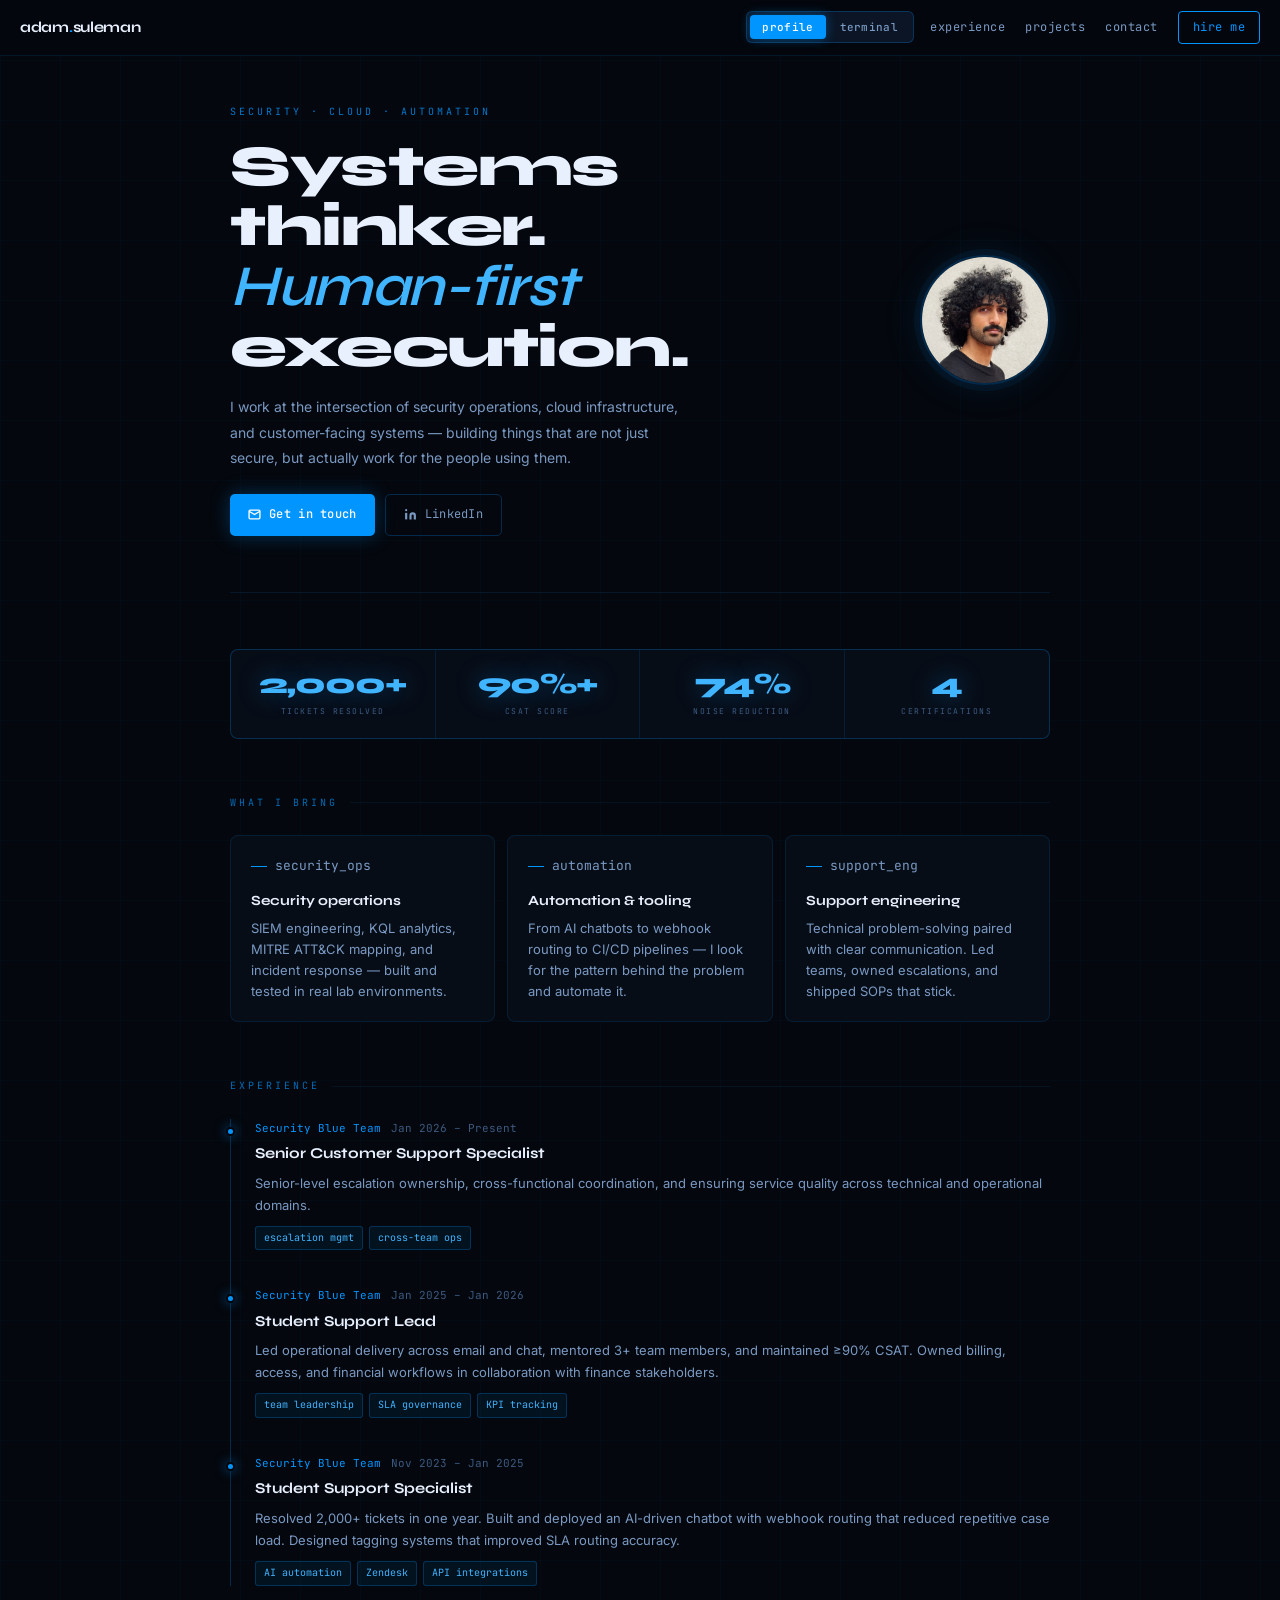
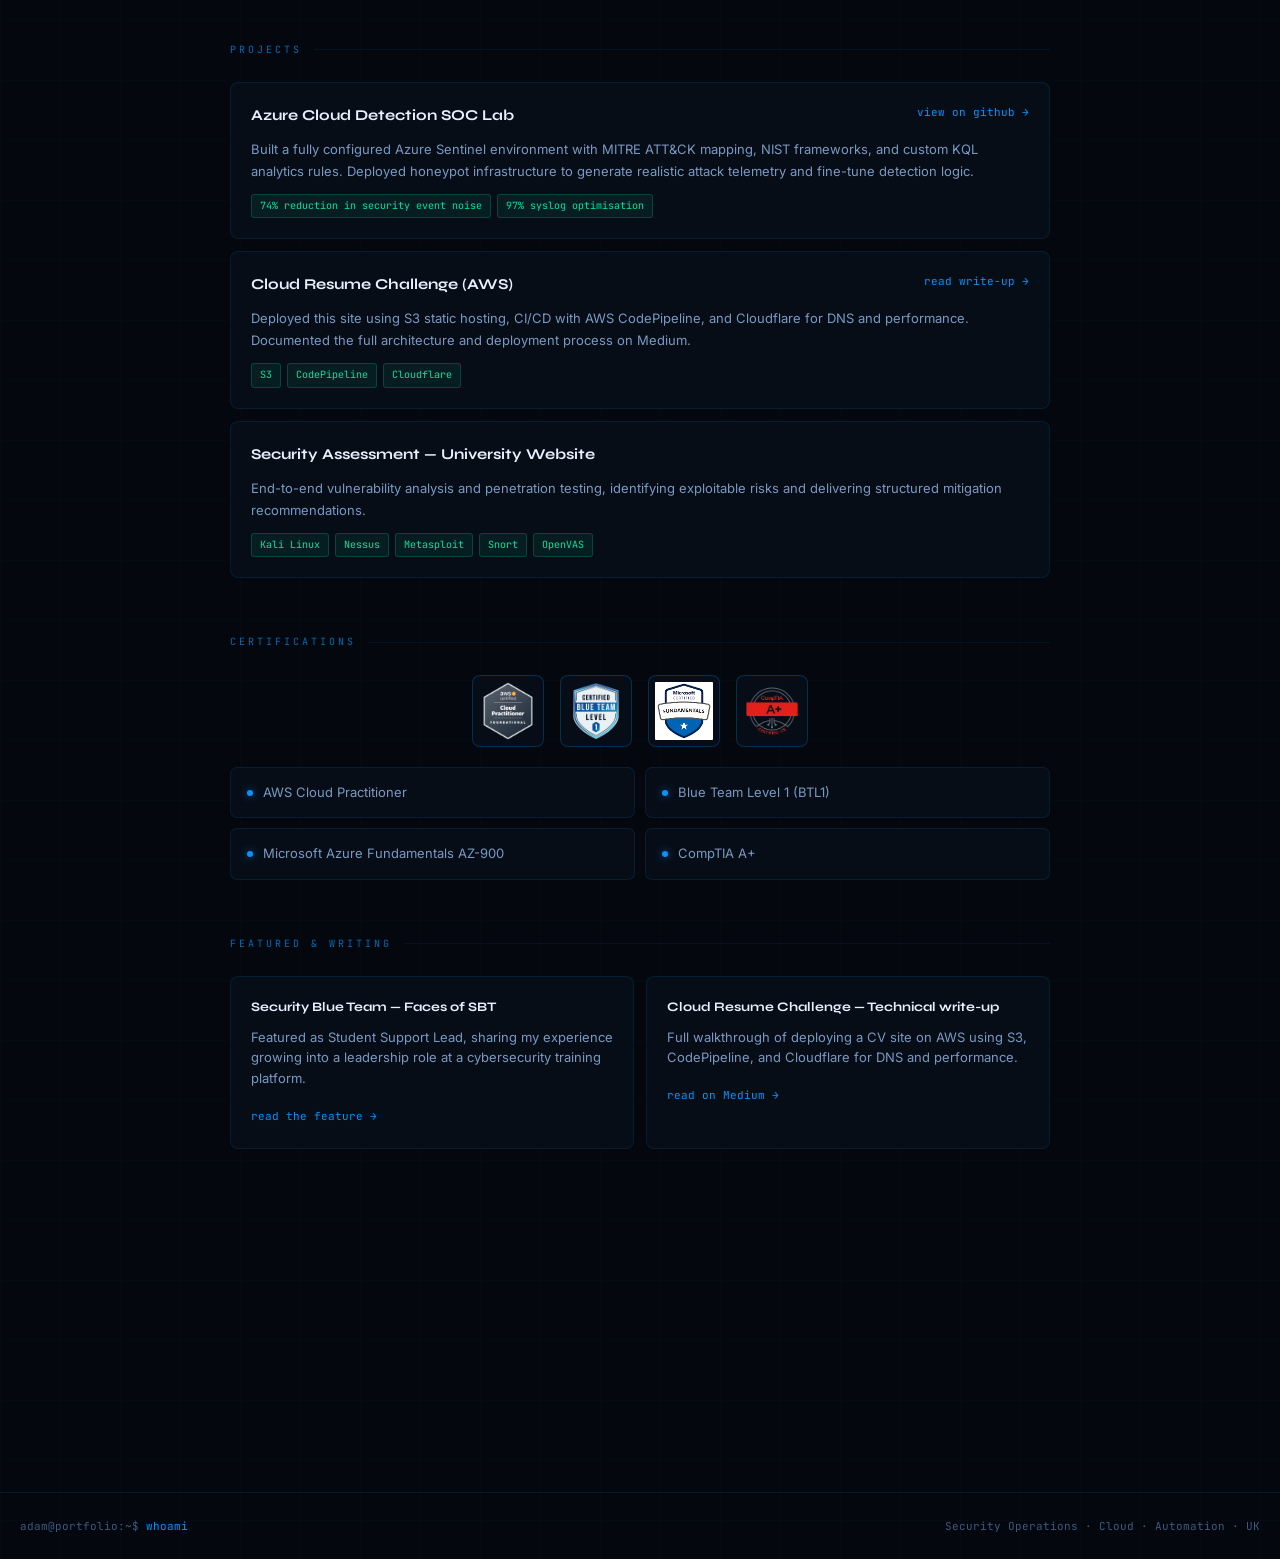
<file: index.html>
<!DOCTYPE html>
<html lang="en">
<head>
  <meta charset="UTF-8">
  <meta name="viewport" content="width=device-width, initial-scale=1.0">
  <meta name="description" content="Adam Suleman — Security Operations & Cloud Automation. BTL1 · Azure · AWS. Based in the UK.">
  <meta name="author" content="Adam Suleman">
  <meta property="og:title" content="Adam Suleman — Security Operations & Cloud Automation">
  <meta property="og:description" content="BTL1 certified. Azure Sentinel SOC lab. 2,000+ tickets. 90%+ CSAT.">
  <meta property="og:url" content="https://adam-suleman.blog/">
  <title>Adam Suleman</title>
  <link href="https://fonts.googleapis.com/css2?family=Syne:wght@400;600;700;800&family=JetBrains+Mono:wght@400;500&family=Inter:wght@300;400;500&display=swap" rel="stylesheet">
  <style>
    *, *::before, *::after { box-sizing: border-box; margin: 0; padding: 0; }

    :root {
      --bg:          #04070d;
      --bg2:         #070d17;
      --bg3:         #0b1525;
      --border:      rgba(0,149,255,0.12);
      --border2:     rgba(0,149,255,0.25);
      --border3:     rgba(0,149,255,0.5);
      --text:        #e8f0fe;
      --text2:       #7a99c2;
      --text3:       #3d5a80;
      --blue:        #0095ff;
      --blue-bright: #40b4ff;
      --blue-dim:    rgba(0,149,255,0.08);
      --blue-glow:   rgba(0,149,255,0.18);
      --green:       #00e5a0;
      --green-dim:   rgba(0,229,160,0.08);
      --t-green:     #7ee787;
      --t-blue:      #79c0ff;
      --t-orange:    #f0883e;
      --t-dim:       #6e7881;
      --t-border:    #1e2d3d;
      --t-bg:        #040810;
      --t-bg2:       #080f1a;
      --nav-h:       56px;
    }

    html { scroll-behavior: smooth; }
    section[id], div[id] { scroll-margin-top: calc(var(--nav-h) + 16px); }

    body {
      background: var(--bg);
      color: var(--text);
      font-family: 'Inter', sans-serif;
      font-size: 15px;
      line-height: 1.65;
      background-image:
        linear-gradient(rgba(0,149,255,0.025) 1px, transparent 1px),
        linear-gradient(90deg, rgba(0,149,255,0.025) 1px, transparent 1px);
      background-size: 60px 60px;
      -webkit-text-size-adjust: 100%;
    }

    /* ── NAV ── */
    nav {
      position: sticky; top: 0; z-index: 300;
      background: rgba(4,7,13,0.96);
      backdrop-filter: blur(14px);
      -webkit-backdrop-filter: blur(14px);
      border-bottom: 1px solid var(--border);
      padding: 0 20px; height: var(--nav-h);
      display: flex; align-items: center; justify-content: space-between;
    }
    .nav-logo {
      font-family: 'Syne', sans-serif; font-size: 15px; font-weight: 700;
      color: var(--text); letter-spacing: -0.3px; flex-shrink: 0;
    }
    .nav-logo span { color: var(--blue); }
    .nav-right { display: flex; align-items: center; gap: 16px; }

    .view-toggle {
      display: flex; align-items: center;
      background: var(--bg3);
      border: 1px solid var(--border2);
      border-radius: 6px; padding: 3px; gap: 2px;
    }
    .vt-btn {
      font-family: 'JetBrains Mono', monospace;
      font-size: 11px; font-weight: 500;
      padding: 5px 12px; border-radius: 4px;
      border: none; cursor: pointer;
      color: var(--text2); background: transparent;
      transition: background .2s, color .2s;
      letter-spacing: 0.3px; white-space: nowrap;
    }
    .vt-btn.active { background: var(--blue); color: #fff; box-shadow: 0 0 12px rgba(0,149,255,0.4); }
    .vt-btn:not(.active):hover { color: var(--text); background: var(--bg2); }

    .nav-links { display: flex; align-items: center; gap: 20px; }
    .nav-links a {
      font-family: 'JetBrains Mono', monospace; font-size: 12px;
      color: var(--text2); text-decoration: none; letter-spacing: 0.5px;
      transition: color .2s;
    }
    .nav-links a:hover { color: var(--blue-bright); }
    .nav-cta {
      padding: 6px 14px; border-radius: 4px;
      border: 1px solid var(--blue); color: var(--blue) !important;
      font-family: 'JetBrains Mono', monospace; font-size: 12px;
      transition: background .2s, box-shadow .2s; white-space: nowrap;
    }
    .nav-cta:hover { background: var(--blue-dim); box-shadow: 0 0 16px var(--blue-glow); }

    /* ── VIEW PANELS ── */
    .view { display: none; }
    .view.active { display: block; }

    /* ── PROFILE VIEW ── */
    .profile-wrap { max-width: 860px; margin: 0 auto; padding: 48px 20px 80px; }

    .profile-hero {
      display: grid;
      grid-template-columns: 1fr auto;
      gap: 32px;
      align-items: center;
      margin-bottom: 56px;
      padding-bottom: 56px;
      border-bottom: 1px solid var(--border);
    }
    .hero-eyebrow {
      font-family: 'JetBrains Mono', monospace; font-size: 10px;
      letter-spacing: 3px; text-transform: uppercase;
      color: var(--blue); margin-bottom: 16px; opacity: 0.8;
    }
    .hero-name {
      font-family: 'Syne', sans-serif;
      font-size: clamp(1.9rem, 6vw, 3.6rem);
      font-weight: 800; line-height: 1.05; letter-spacing: -1.5px;
      color: var(--text); margin-bottom: 16px;
    }
    .hero-name em { font-style: italic; color: var(--blue-bright); font-weight: 600; }
    .hero-sub {
      font-size: 14px; color: var(--text2); line-height: 1.8;
      max-width: 460px; margin-bottom: 24px;
    }
    .hero-cta { display: flex; gap: 10px; flex-wrap: wrap; }
    .btn-primary {
      display: inline-flex; align-items: center; gap: 8px;
      background: var(--blue); color: #fff;
      padding: 10px 18px; border-radius: 5px;
      font-family: 'JetBrains Mono', monospace; font-size: 12px; font-weight: 500;
      text-decoration: none; letter-spacing: 0.3px;
      transition: opacity .2s, box-shadow .2s;
      box-shadow: 0 0 20px rgba(0,149,255,0.3);
    }
    .btn-primary:hover { opacity: .85; box-shadow: 0 0 30px rgba(0,149,255,0.5); }
    .btn-secondary {
      display: inline-flex; align-items: center; gap: 8px;
      background: transparent; color: var(--text2);
      border: 1px solid var(--border2);
      padding: 10px 18px; border-radius: 5px;
      font-family: 'JetBrains Mono', monospace; font-size: 12px;
      text-decoration: none; letter-spacing: 0.3px;
      transition: border-color .2s, color .2s;
    }
    .btn-secondary:hover { border-color: var(--border3); color: var(--text); }

    .profile-photo-wrap { flex-shrink: 0; }
    .profile-photo {
      width: 130px; height: 130px;
      border-radius: 50%;
      object-fit: cover; object-position: center top;
      border: 2px solid var(--border2);
      box-shadow: 0 0 0 6px rgba(0,149,255,0.06), 0 0 40px rgba(0,149,255,0.12);
      display: block; transition: box-shadow .3s;
    }
    .profile-photo:hover { box-shadow: 0 0 0 6px rgba(0,149,255,0.1), 0 0 60px rgba(0,149,255,0.2); }

    .section { margin-bottom: 56px; }
    .sec-lbl {
      font-family: 'JetBrains Mono', monospace; font-size: 10px;
      letter-spacing: 3px; text-transform: uppercase; color: var(--blue);
      margin-bottom: 24px; display: flex; align-items: center; gap: 12px; opacity: 0.7;
    }
    .sec-lbl::after { content: ''; flex: 1; height: 1px; background: var(--border); }

    /* STATS */
    .stats {
      display: grid; grid-template-columns: repeat(4,1fr);
      border: 1px solid var(--border2); border-radius: 8px;
      overflow: hidden; margin-bottom: 56px;
      background: var(--bg2);
    }
    .stat {
      padding: 20px 12px; text-align: center;
      border-right: 1px solid var(--border);
      position: relative; overflow: hidden;
    }
    .stat:last-child { border-right: none; }
    .stat::before {
      content: ''; position: absolute; top: 0; left: 0; right: 0; height: 2px;
      background: linear-gradient(90deg, transparent, var(--blue), transparent);
      opacity: 0; transition: opacity .3s;
    }
    .stat:hover::before { opacity: 1; }
    .stat-num {
      font-family: 'Syne', sans-serif; font-size: clamp(1.2rem, 3vw, 1.8rem);
      font-weight: 800; color: var(--blue-bright); display: block;
      line-height: 1; letter-spacing: -1px;
      text-shadow: 0 0 24px rgba(0,149,255,0.35);
    }
    .stat-lbl {
      font-family: 'JetBrains Mono', monospace; font-size: 8px;
      letter-spacing: 1.5px; text-transform: uppercase;
      color: var(--text3); margin-top: 6px; display: block;
    }

    /* PILLARS */
    .pillars { display: grid; grid-template-columns: repeat(3,1fr); gap: 12px; }
    .pillar {
      background: var(--bg2); border: 1px solid var(--border);
      border-radius: 8px; padding: 20px;
      transition: border-color .25s, box-shadow .25s;
      position: relative; overflow: hidden;
    }
    .pillar::after {
      content: ''; position: absolute; bottom: 0; left: 0; right: 0; height: 1px;
      background: linear-gradient(90deg, transparent, var(--blue), transparent);
      opacity: 0; transition: opacity .3s;
    }
    .pillar:hover { border-color: var(--border3); box-shadow: 0 8px 40px rgba(0,149,255,0.07); }
    .pillar:hover::after { opacity: 1; }
    .pillar-icon {
      font-family: 'JetBrains Mono', monospace; font-size: 10px;
      color: var(--blue); margin-bottom: 12px;
      display: flex; align-items: center; gap: 8px;
    }
    .pillar-icon::before { content: ''; width: 16px; height: 1px; background: var(--blue); }
    .pillar h3 { font-family: 'Syne', sans-serif; font-size: 14px; font-weight: 700; color: var(--text); margin-bottom: 6px; }
    .pillar p  { font-size: 13px; color: var(--text2); line-height: 1.6; }

    /* TIMELINE */
    .timeline { border-left: 1px solid var(--border2); padding-left: 24px; }
    .tl-item  { margin-bottom: 36px; position: relative; }
    .tl-item::before {
      content: ''; position: absolute; left: -29px; top: 8px;
      width: 9px; height: 9px; border-radius: 50%;
      background: var(--blue); border: 2px solid var(--bg);
      box-shadow: 0 0 12px rgba(0,149,255,0.6);
    }
    .tl-meta  { display: flex; align-items: baseline; gap: 10px; margin-bottom: 4px; flex-wrap: wrap; }
    .tl-co    { font-family: 'JetBrains Mono', monospace; font-size: 11px; color: var(--blue); }
    .tl-period{ font-family: 'JetBrains Mono', monospace; font-size: 11px; color: var(--text3); }
    .tl-role  { font-family: 'Syne', sans-serif; font-size: 15px; font-weight: 700; color: var(--text); margin-bottom: 6px; }
    .tl-desc  { font-size: 13px; color: var(--text2); line-height: 1.7; }
    .tl-tags  { display: flex; flex-wrap: wrap; gap: 6px; margin-top: 10px; }
    .tl-tag   {
      font-family: 'JetBrains Mono', monospace; font-size: 10px;
      padding: 3px 8px; background: var(--blue-dim);
      border: 1px solid var(--border2); border-radius: 3px; color: var(--blue-bright);
    }

    /* PROJECTS */
    .projects { display: grid; gap: 12px; }
    .proj {
      background: var(--bg2); border: 1px solid var(--border);
      border-radius: 8px; padding: 20px;
      transition: border-color .25s, box-shadow .25s, transform .15s;
      position: relative;
    }
    .proj:hover { border-color: var(--border3); box-shadow: 0 8px 40px rgba(0,149,255,0.07); transform: translateY(-2px); }
    .proj::before {
      content: ''; position: absolute; top: -1px; left: -1px;
      width: 36px; height: 36px;
      border-top: 2px solid var(--blue); border-left: 2px solid var(--blue);
      border-radius: 8px 0 0 0; opacity: 0; transition: opacity .25s;
    }
    .proj:hover::before { opacity: 1; }
    .proj-hdr  { display: flex; justify-content: space-between; align-items: flex-start; gap: 12px; margin-bottom: 10px; flex-wrap: wrap; }
    .proj-title{ font-family: 'Syne', sans-serif; font-size: 15px; font-weight: 700; color: var(--text); }
    .proj-link { font-family: 'JetBrains Mono', monospace; font-size: 11px; color: var(--blue); text-decoration: none; white-space: nowrap; }
    .proj-link:hover { color: var(--blue-bright); text-decoration: underline; }
    .proj-desc { font-size: 13px; color: var(--text2); line-height: 1.7; margin-bottom: 12px; }
    .badges    { display: flex; gap: 6px; flex-wrap: wrap; }
    .badge     {
      font-family: 'JetBrains Mono', monospace; font-size: 10px;
      padding: 3px 8px; border-radius: 3px;
      background: var(--green-dim); color: var(--green);
      border: 1px solid rgba(0,229,160,0.2);
    }

    /* CERTS */
    .certs { display: grid; grid-template-columns: repeat(2,1fr); gap: 10px; }
    .cert  {
      background: var(--bg2); border: 1px solid var(--border);
      border-radius: 7px; padding: 14px 16px;
      display: flex; align-items: center; gap: 10px;
      font-size: 13px; color: var(--text2);
      transition: border-color .2s, color .2s;
    }
    .cert:hover { border-color: var(--border3); color: var(--text); }
    .cert-dot  { width: 6px; height: 6px; border-radius: 50%; background: var(--blue); flex-shrink: 0; box-shadow: 0 0 8px rgba(0,149,255,0.6); }

    /* FEATURED */
    .featured   { display: grid; grid-template-columns: 1fr 1fr; gap: 12px; }
    .feat-card  {
      background: var(--bg2); border: 1px solid var(--border);
      border-radius: 8px; padding: 20px;
      transition: border-color .25s, box-shadow .25s;
    }
    .feat-card:hover { border-color: var(--border3); box-shadow: 0 8px 40px rgba(0,149,255,0.07); }
    .feat-card h3 { font-family: 'Syne', sans-serif; font-size: 13px; font-weight: 700; color: var(--text); margin-bottom: 8px; }
    .feat-card p  { font-size: 13px; color: var(--text2); line-height: 1.6; margin-bottom: 14px; }
    .feat-card a  { font-family: 'JetBrains Mono', monospace; font-size: 11px; color: var(--blue); text-decoration: none; }
    .feat-card a:hover { color: var(--blue-bright); text-decoration: underline; }

    /* CONTACT */
    .contact-intro { font-size: 14px; color: var(--text2); max-width: 500px; line-height: 1.75; }
    .contact-row   { display: flex; gap: 10px; flex-wrap: wrap; margin-top: 18px; }
    .contact-chip  {
      display: inline-flex; align-items: center; gap: 8px;
      background: var(--bg2); border: 1px solid var(--border2);
      border-radius: 6px; padding: 10px 16px;
      font-size: 13px; color: var(--text2); text-decoration: none;
      transition: border-color .2s, color .2s, box-shadow .2s;
    }
    .contact-chip:hover { border-color: var(--border3); color: var(--text); box-shadow: 0 0 20px rgba(0,149,255,0.1); }
    .contact-chip svg { width: 14px; height: 14px; flex-shrink: 0; color: var(--blue); }

    /* ── TERMINAL VIEW ── */
    .terminal-wrap { max-width: 860px; margin: 40px auto 0; padding: 0 20px 80px; }

    .window {
      border: 1px solid var(--border2); border-radius: 10px; overflow: hidden;
      background: var(--t-bg);
      box-shadow: 0 0 0 1px rgba(0,149,255,0.04), 0 32px 80px rgba(0,0,0,0.6), 0 0 60px rgba(0,149,255,0.05);
    }
    .titlebar {
      background: var(--t-bg2); padding: 10px 14px;
      display: flex; align-items: center; gap: 10px;
      border-bottom: 1px solid var(--t-border); user-select: none;
    }
    .dots { display: flex; gap: 6px; }
    .dot  { width: 11px; height: 11px; border-radius: 50%; }
    .dot.red    { background: #ff5f57; }
    .dot.yellow { background: #febc2e; }
    .dot.green  { background: #28c840; }
    .titlebar-text {
      flex: 1; text-align: center;
      font-family: 'JetBrains Mono', monospace; font-size: 11px; color: var(--t-dim);
    }
    .terminal {
      padding: 18px; min-height: 360px;
      display: flex; flex-direction: column; gap: 2px;
      background: var(--t-bg);
    }
    .line {
      display: flex; flex-wrap: wrap; gap: 4px; align-items: baseline;
      font-family: 'JetBrains Mono', monospace; font-size: 12px;
    }
    .prompt-host { color: var(--t-green); }
    .prompt-sym  { color: #e6edf3; }
    .cmd         { color: #e6edf3; word-break: break-all; }
    .out         { font-family: 'JetBrains Mono', monospace; font-size: 12px; color: #e6edf3; word-break: break-word; }
    .out.dim     { color: var(--t-dim); }
    .out.green   { color: var(--t-green); }
    .out.blue    { color: var(--t-blue); }
    .out.orange  { color: var(--t-orange); }
    .out.red     { color: #ff7b72; }
    .t-div { border: none; border-top: 1px solid var(--t-border); margin: 8px 0; }
    .sp    { height: 4px; }

    .chips { display: flex; flex-wrap: wrap; gap: 6px; padding: 8px 0 2px; }
    .chip  {
      font-family: 'JetBrains Mono', monospace; font-size: 11px;
      padding: 5px 10px; border: 1px solid var(--t-border); border-radius: 3px;
      color: var(--t-blue); background: rgba(121,192,255,0.05);
      cursor: pointer; transition: background .15s, border-color .15s;
      /* larger tap targets on mobile */
      min-height: 32px; display: flex; align-items: center;
    }
    .chip:hover { background: rgba(121,192,255,0.12); border-color: var(--t-blue); }

    .input-row {
      display: flex; align-items: center; gap: 8px;
      margin-top: 10px; padding-top: 10px; border-top: 1px solid var(--t-border);
    }
    .input-prompt {
      font-family: 'JetBrains Mono', monospace; font-size: 11px;
      color: var(--t-green); white-space: nowrap;
      /* hide long prompt on very small screens */
    }
    #user-input {
      flex: 1; background: transparent; border: none; outline: none;
      color: #e6edf3; font-family: 'JetBrains Mono', monospace;
      font-size: 13px; caret-color: var(--t-green);
      /* prevent iOS zoom on input focus */
      font-size: max(16px, 13px);
    }
    #user-input::placeholder { color: #3d4d5c; }
    #send-btn {
      background: transparent; border: 1px solid var(--t-border);
      border-radius: 3px; color: var(--t-green);
      font-family: 'JetBrains Mono', monospace; font-size: 12px;
      padding: 6px 12px; cursor: pointer; transition: background .15s;
      /* larger tap target */
      min-height: 36px; flex-shrink: 0;
    }
    #send-btn:hover { background: rgba(126,231,135,0.08); }
    #send-btn:disabled { opacity: .35; cursor: not-allowed; }

    .cursor {
      display: inline-block; width: 8px; height: 13px;
      background: var(--t-green); vertical-align: text-bottom;
      animation: blink 1s step-end infinite;
    }
    @keyframes blink { 0%,100%{opacity:1} 50%{opacity:0} }

    /* FOOTER */
    footer {
      border-top: 1px solid var(--border); padding: 24px 20px;
      display: flex; justify-content: space-between; align-items: center;
      flex-wrap: wrap; gap: 10px;
    }
    footer p { font-family: 'JetBrains Mono', monospace; font-size: 11px; color: var(--text3); }
    footer span { color: var(--blue); }

    /* fade-up */
    .fade-up { opacity: 0; transform: translateY(16px); transition: opacity .6s ease, transform .6s ease; }
    .fade-up.visible { opacity: 1; transform: translateY(0); }

    /* ══════════════════════════════════════
       MOBILE BREAKPOINTS
    ══════════════════════════════════════ */

    /* Tablet — hide nav text links, keep toggle + hire me */
    @media (max-width: 768px) {
      .nav-links a:not(.nav-cta) { display: none; }
    }

    /* Mobile — full overhaul */
    @media (max-width: 540px) {
      :root { --nav-h: 52px; }

      nav { padding: 0 14px; }
      .nav-logo { font-size: 14px; }
      .nav-right { gap: 10px; }
      .vt-btn { padding: 5px 10px; font-size: 10px; }
      .nav-cta { padding: 5px 10px; font-size: 11px; }

      /* Profile */
      .profile-wrap { padding: 32px 14px 60px; }

      .profile-hero {
        grid-template-columns: 1fr;
        gap: 0;
        margin-bottom: 36px;
        padding-bottom: 36px;
      }
      /* Photo goes on top centred */
      .profile-photo-wrap {
        order: -1;
        display: flex;
        justify-content: center;
        margin-bottom: 24px;
      }
      .profile-photo { width: 100px; height: 100px; }

      .hero-name { font-size: clamp(1.7rem, 8vw, 2.4rem); letter-spacing: -1px; }
      .hero-sub  { font-size: 13px; }
      .btn-primary, .btn-secondary { font-size: 12px; padding: 10px 16px; width: 100%; justify-content: center; }
      .hero-cta { flex-direction: column; }

      /* Stats — 2x2 grid */
      .stats { grid-template-columns: repeat(2,1fr); }
      .stat  { border-bottom: 1px solid var(--border); }
      .stat:nth-child(2) { border-right: none; }
      .stat:nth-child(3), .stat:nth-child(4) { border-bottom: none; }
      .stat-num { font-size: 1.4rem; }
      .stat-lbl { font-size: 8px; letter-spacing: 1px; }

      /* Pillars — single column */
      .pillars { grid-template-columns: 1fr; gap: 10px; }

      /* Timeline — tighter */
      .timeline { padding-left: 18px; }
      .tl-item::before { left: -23px; }

      /* Projects */
      .proj-hdr { flex-direction: column; gap: 6px; }
      .proj-link { align-self: flex-start; }

      /* Certs — single column */
      .certs { grid-template-columns: 1fr; }

      /* Featured — single column */
      .featured { grid-template-columns: 1fr; }

      /* Contact — full width chips */
      .contact-chip { width: 100%; justify-content: center; }

      /* Terminal */
      .terminal-wrap { margin-top: 24px; padding: 0 14px 60px; }
      .terminal { padding: 14px; min-height: 300px; }
      .titlebar-text { font-size: 10px; }

      /* Shorten terminal prompt on mobile */
      .input-prompt { display: none; }

      /* Boot lines — hide the padded alignment lines on small screens */
      .terminal .line .out.dim { letter-spacing: 0; }

      .section { margin-bottom: 44px; }

      footer { padding: 20px 14px; flex-direction: column; align-items: flex-start; gap: 6px; }
    }

    /* Very small phones */
    @media (max-width: 360px) {
      .hero-name { font-size: 1.6rem; }
      .chip { font-size: 10px; padding: 5px 8px; }
    }
  </style>
</head>
<body>

<nav>
  <span class="nav-logo">adam<span>.</span>suleman</span>
  <div class="nav-right">
    <div class="view-toggle">
      <button class="vt-btn active" id="btn-profile" onclick="switchView('profile')">profile</button>
      <button class="vt-btn" id="btn-terminal" onclick="switchView('terminal')">terminal</button>
    </div>
    <div class="nav-links">
      <a href="#experience">experience</a>
      <a href="#projects">projects</a>
      <a href="#contact">contact</a>
      <a href="mailto:adamsuleman00@yahoo.co.uk" class="nav-cta">hire me</a>
    </div>
  </div>
</nav>

<!-- ═══════════════════ PROFILE VIEW ═══════════════════ -->
<div id="view-profile" class="view active">
  <div class="profile-wrap">

    <div class="profile-hero fade-up">
      <div class="hero-text">
        <p class="hero-eyebrow">Security · Cloud · Automation</p>
        <h1 class="hero-name">Systems thinker.<br><em>Human-first</em> execution.</h1>
        <p class="hero-sub">I work at the intersection of security operations, cloud infrastructure, and customer-facing systems — building things that are not just secure, but actually work for the people using them.</p>
        <div class="hero-cta">
          <a href="mailto:adamsuleman00@yahoo.co.uk" class="btn-primary">
            <svg width="13" height="13" viewBox="0 0 24 24" fill="none" stroke="currentColor" stroke-width="2.5"><path d="M4 4h16c1.1 0 2 .9 2 2v12c0 1.1-.9 2-2 2H4c-1.1 0-2-.9-2-2V6c0-1.1.9-2 2-2z"/><polyline points="22,6 12,12 2,6"/></svg>
            Get in touch
          </a>
          <a href="https://www.linkedin.com/in/adam-suleman-077a73156/" target="_blank" rel="noopener" class="btn-secondary">
            <svg width="13" height="13" viewBox="0 0 24 24" fill="currentColor"><path d="M16 8a6 6 0 0 1 6 6v7h-4v-7a2 2 0 0 0-2-2 2 2 0 0 0-2 2v7h-4v-7a6 6 0 0 1 6-6z"/><rect x="2" y="9" width="4" height="12"/><circle cx="4" cy="4" r="2"/></svg>
            LinkedIn
          </a>
        </div>
      </div>
      <div class="profile-photo-wrap">
        <img src="profile.jpg" alt="Adam Suleman" class="profile-photo">
      </div>
    </div>

    <div class="stats fade-up">
      <div class="stat"><span class="stat-num">2,000+</span><span class="stat-lbl">Tickets resolved</span></div>
      <div class="stat"><span class="stat-num">90%+</span><span class="stat-lbl">CSAT score</span></div>
      <div class="stat"><span class="stat-num">74%</span><span class="stat-lbl">Noise reduction</span></div>
      <div class="stat"><span class="stat-num">4</span><span class="stat-lbl">Certifications</span></div>
    </div>

    <section class="section fade-up">
      <p class="sec-lbl">What I bring</p>
      <div class="pillars">
        <div class="pillar">
          <p class="pillar-icon">security_ops</p>
          <h3>Security operations</h3>
          <p>SIEM engineering, KQL analytics, MITRE ATT&CK mapping, and incident response — built and tested in real lab environments.</p>
        </div>
        <div class="pillar">
          <p class="pillar-icon">automation</p>
          <h3>Automation & tooling</h3>
          <p>From AI chatbots to webhook routing to CI/CD pipelines — I look for the pattern behind the problem and automate it.</p>
        </div>
        <div class="pillar">
          <p class="pillar-icon">support_eng</p>
          <h3>Support engineering</h3>
          <p>Technical problem-solving paired with clear communication. Led teams, owned escalations, and shipped SOPs that stick.</p>
        </div>
      </div>
    </section>

    <section class="section fade-up" id="experience">
      <p class="sec-lbl">Experience</p>
      <div class="timeline">
        <div class="tl-item">
          <div class="tl-meta"><span class="tl-co">Security Blue Team</span><span class="tl-period">Jan 2026 – Present</span></div>
          <p class="tl-role">Senior Customer Support Specialist</p>
          <p class="tl-desc">Senior-level escalation ownership, cross-functional coordination, and ensuring service quality across technical and operational domains.</p>
          <div class="tl-tags"><span class="tl-tag">escalation mgmt</span><span class="tl-tag">cross-team ops</span></div>
        </div>
        <div class="tl-item">
          <div class="tl-meta"><span class="tl-co">Security Blue Team</span><span class="tl-period">Jan 2025 – Jan 2026</span></div>
          <p class="tl-role">Student Support Lead</p>
          <p class="tl-desc">Led operational delivery across email and chat, mentored 3+ team members, and maintained ≥90% CSAT. Owned billing, access, and financial workflows in collaboration with finance stakeholders.</p>
          <div class="tl-tags"><span class="tl-tag">team leadership</span><span class="tl-tag">SLA governance</span><span class="tl-tag">KPI tracking</span></div>
        </div>
        <div class="tl-item">
          <div class="tl-meta"><span class="tl-co">Security Blue Team</span><span class="tl-period">Nov 2023 – Jan 2025</span></div>
          <p class="tl-role">Student Support Specialist</p>
          <p class="tl-desc">Resolved 2,000+ tickets in one year. Built and deployed an AI-driven chatbot with webhook routing that reduced repetitive case load. Designed tagging systems that improved SLA routing accuracy.</p>
          <div class="tl-tags"><span class="tl-tag">AI automation</span><span class="tl-tag">Zendesk</span><span class="tl-tag">API integrations</span></div>
        </div>
      </div>
    </section>

    <section class="section fade-up" id="projects">
      <p class="sec-lbl">Projects</p>
      <div class="projects">
        <div class="proj">
          <div class="proj-hdr">
            <span class="proj-title">Azure Cloud Detection SOC Lab</span>
            <a href="https://github.com/asuleman-cyber/Azure-Honey-Net-SOC" target="_blank" rel="noopener" class="proj-link">view on github →</a>
          </div>
          <p class="proj-desc">Built a fully configured Azure Sentinel environment with MITRE ATT&CK mapping, NIST frameworks, and custom KQL analytics rules. Deployed honeypot infrastructure to generate realistic attack telemetry and fine-tune detection logic.</p>
          <div class="badges"><span class="badge">74% reduction in security event noise</span><span class="badge">97% syslog optimisation</span></div>
        </div>
        <div class="proj">
          <div class="proj-hdr">
            <span class="proj-title">Cloud Resume Challenge (AWS)</span>
            <a href="https://medium.com/@adamsuleman00/cloud-resume-challenge-aws-deploying-cv-site-using-s3-codepipeline-and-cloudflare-2bffd1a696c5" target="_blank" rel="noopener" class="proj-link">read write-up →</a>
          </div>
          <p class="proj-desc">Deployed this site using S3 static hosting, CI/CD with AWS CodePipeline, and Cloudflare for DNS and performance. Documented the full architecture and deployment process on Medium.</p>
          <div class="badges"><span class="badge">S3</span><span class="badge">CodePipeline</span><span class="badge">Cloudflare</span></div>
        </div>
        <div class="proj">
          <div class="proj-hdr"><span class="proj-title">Security Assessment — University Website</span></div>
          <p class="proj-desc">End-to-end vulnerability analysis and penetration testing, identifying exploitable risks and delivering structured mitigation recommendations.</p>
          <div class="badges"><span class="badge">Kali Linux</span><span class="badge">Nessus</span><span class="badge">Metasploit</span><span class="badge">Snort</span><span class="badge">OpenVAS</span></div>
        </div>
      </div>
    </section>

    <section class="section fade-up">
      <p class="sec-lbl">Certifications</p>
      <div style="display:flex;gap:16px;flex-wrap:wrap;justify-content:center;margin-bottom:20px">
        <img src="awscp.png" alt="AWS Cloud Practitioner" style="height:72px;border-radius:8px;background:var(--bg2);padding:6px;border:1px solid var(--border2);transition:transform .2s" onmouseover="this.style.transform='scale(1.08)'" onmouseout="this.style.transform='scale(1)'">
        <img src="btl1.png" alt="Blue Team Level 1" style="height:72px;border-radius:8px;background:var(--bg2);padding:6px;border:1px solid var(--border2);transition:transform .2s" onmouseover="this.style.transform='scale(1.08)'" onmouseout="this.style.transform='scale(1)'">
        <img src="az900.png" alt="Microsoft AZ-900" style="height:72px;border-radius:8px;background:var(--bg2);padding:6px;border:1px solid var(--border2);transition:transform .2s" onmouseover="this.style.transform='scale(1.08)'" onmouseout="this.style.transform='scale(1)'">
        <img src="cplusa.png" alt="CompTIA A+" style="height:72px;border-radius:8px;background:var(--bg2);padding:6px;border:1px solid var(--border2);transition:transform .2s" onmouseover="this.style.transform='scale(1.08)'" onmouseout="this.style.transform='scale(1)'">
      </div>
      <div class="certs">
        <div class="cert"><div class="cert-dot"></div>AWS Cloud Practitioner</div>
        <div class="cert"><div class="cert-dot"></div>Blue Team Level 1 (BTL1)</div>
        <div class="cert"><div class="cert-dot"></div>Microsoft Azure Fundamentals AZ-900</div>
        <div class="cert"><div class="cert-dot"></div>CompTIA A+</div>
      </div>
    </section>

    <section class="section fade-up">
      <p class="sec-lbl">Featured & writing</p>
      <div class="featured">
        <div class="feat-card">
          <h3>Security Blue Team — Faces of SBT</h3>
          <p>Featured as Student Support Lead, sharing my experience growing into a leadership role at a cybersecurity training platform.</p>
          <a href="https://www.securityblue.team/blog/posts/faces-of-sbt-adam-student-support-lead" target="_blank" rel="noopener">read the feature →</a>
        </div>
        <div class="feat-card">
          <h3>Cloud Resume Challenge — Technical write-up</h3>
          <p>Full walkthrough of deploying a CV site on AWS using S3, CodePipeline, and Cloudflare for DNS and performance.</p>
          <a href="https://medium.com/@adamsuleman00/cloud-resume-challenge-aws-deploying-cv-site-using-s3-codepipeline-and-cloudflare-2bffd1a696c5" target="_blank" rel="noopener">read on Medium →</a>
        </div>
      </div>
    </section>

    <section class="section fade-up" id="contact">
      <p class="sec-lbl">Contact</p>
      <p class="contact-intro">Open to new opportunities across security, cloud, and technical operations. Reach out directly.</p>
      <div class="contact-row">
        <a href="mailto:adamsuleman00@yahoo.co.uk" class="contact-chip">
          <svg viewBox="0 0 24 24" fill="none" stroke="currentColor" stroke-width="2"><path d="M4 4h16c1.1 0 2 .9 2 2v12c0 1.1-.9 2-2 2H4c-1.1 0-2-.9-2-2V6c0-1.1.9-2 2-2z"/><polyline points="22,6 12,12 2,6"/></svg>
          adamsuleman00@yahoo.co.uk
        </a>
        <a href="https://www.linkedin.com/in/adam-suleman-077a73156/" target="_blank" rel="noopener" class="contact-chip">
          <svg viewBox="0 0 24 24" fill="currentColor"><path d="M16 8a6 6 0 0 1 6 6v7h-4v-7a2 2 0 0 0-2-2 2 2 0 0 0-2 2v7h-4v-7a6 6 0 0 1 6-6z"/><rect x="2" y="9" width="4" height="12"/><circle cx="4" cy="4" r="2"/></svg>
          LinkedIn
        </a>
        <a href="https://github.com/asuleman-cyber" target="_blank" rel="noopener" class="contact-chip">
          <svg viewBox="0 0 24 24" fill="currentColor"><path d="M9 19c-5 1.5-5-2.5-7-3m14 6v-3.87a3.37 3.37 0 0 0-.94-2.61c3.14-.35 6.44-1.54 6.44-7A5.44 5.44 0 0 0 20 4.77 5.07 5.07 0 0 0 19.91 1S18.73.65 16 2.48a13.38 13.38 0 0 0-7 0C6.27.65 5.09 1 5.09 1A5.07 5.07 0 0 0 5 4.77a5.44 5.44 0 0 0-1.5 3.78c0 5.42 3.3 6.61 6.44 7A3.37 3.37 0 0 0 9 18.13V22"/></svg>
          GitHub
        </a>
      </div>
    </section>

  </div>
</div>

<!-- ═══════════════════ TERMINAL VIEW ═══════════════════ -->
<div id="view-terminal" class="view">
  <div class="terminal-wrap">
    <div class="window">
      <div class="titlebar">
        <div class="dots">
          <div class="dot red"></div>
          <div class="dot yellow"></div>
          <div class="dot green"></div>
        </div>
        <span class="titlebar-text">adam@portfolio — ask.sh — 80×24</span>
      </div>
      <div class="terminal" id="terminal">
        <div class="line"><span class="out green">adam-portfolio v1.0.0</span><span class="out dim">&nbsp;— powered by Claude AI</span></div>
        <div class="sp"></div>
        <div class="line"><span class="out dim">loading&nbsp;&nbsp;adam_suleman.json&nbsp;&nbsp;&nbsp;...&nbsp;</span><span class="out green">OK</span></div>
        <div class="line"><span class="out dim">certifications&nbsp;&nbsp;&nbsp;&nbsp;&nbsp;&nbsp;&nbsp;&nbsp;&nbsp;&nbsp;&nbsp;...&nbsp;</span><span class="out green">BTL1 · AWS-CP · AZ-900 · A+</span></div>
        <div class="line"><span class="out dim">location&nbsp;&nbsp;&nbsp;&nbsp;&nbsp;&nbsp;&nbsp;&nbsp;&nbsp;&nbsp;&nbsp;&nbsp;&nbsp;&nbsp;&nbsp;&nbsp;&nbsp;&nbsp;...&nbsp;</span><span class="out blue">United Kingdom</span></div>
        <div class="line"><span class="out dim">status&nbsp;&nbsp;&nbsp;&nbsp;&nbsp;&nbsp;&nbsp;&nbsp;&nbsp;&nbsp;&nbsp;&nbsp;&nbsp;&nbsp;&nbsp;&nbsp;&nbsp;&nbsp;&nbsp;&nbsp;...&nbsp;</span><span class="out orange">coffee_dependency=critical</span></div>
        <hr class="t-div">
        <div class="line"><span class="out dim"># Ask me anything about my career, skills, or experience.</span></div>
        <div class="line"><span class="out dim"># Switch to profile view for a full overview.</span></div>
        <div class="chips" id="chips">
          <span class="chip" onclick="sendChip(this)">what do you specialise in?</span>
          <span class="chip" onclick="sendChip(this)">tell me about your SOC lab</span>
          <span class="chip" onclick="sendChip(this)">what certs do you have?</span>
          <span class="chip" onclick="sendChip(this)">what tools do you use?</span>
          <span class="chip" onclick="sendChip(this)">are you open to work?</span>
        </div>
        <div class="input-row">
          <span class="input-prompt">visitor@adam-portfolio ~ $&nbsp;</span>
          <input id="user-input" type="text" placeholder="ask me anything..." autocomplete="off" inputmode="text">
          <button id="send-btn" onclick="handleSend()">↵ run</button>
        </div>
      </div>
    </div>
    <p style="text-align:center;margin-top:18px;font-family:'JetBrains Mono',monospace;font-size:11px;color:var(--text3)">
      Switch to <button onclick="switchView('profile')" style="background:none;border:none;color:var(--blue);font-family:'JetBrains Mono',monospace;font-size:11px;cursor:pointer;text-decoration:underline">profile view</button> to explore my full background
    </p>
  </div>
</div>

<footer>
  <p>adam@portfolio:~$ <span>whoami</span></p>
  <p>Security Operations · Cloud · Automation · UK</p>
</footer>

<script>
  // ── CONFIG — replace with your Cloudflare Worker URL ──
  const LAMBDA_URL = 'https://adam-portfolio-api.adamsuleman00.workers.dev/';
  // ──────────────────────────────────────────────────────

  function switchView(v) {
    document.getElementById('view-profile').classList.toggle('active', v === 'profile');
    document.getElementById('view-terminal').classList.toggle('active', v === 'terminal');
    document.getElementById('btn-profile').classList.toggle('active', v === 'profile');
    document.getElementById('btn-terminal').classList.toggle('active', v === 'terminal');
    window.scrollTo({ top: 0, behavior: 'smooth' });
    if (v === 'terminal') setTimeout(() => document.getElementById('user-input').focus(), 300);
  }

  const terminal = document.getElementById('terminal');
  const input    = document.getElementById('user-input');
  const sendBtn  = document.getElementById('send-btn');
  const chipsEl  = document.getElementById('chips');
  let loading    = false;

  input.addEventListener('keydown', e => { if (e.key === 'Enter' && !loading) handleSend(); });

  function sendChip(el) {
    if (loading) return;
    input.value = el.textContent;
    chipsEl.style.display = 'none';
    handleSend();
  }

  function before(el) { terminal.insertBefore(el, terminal.querySelector('.input-row')); }
  function addSp()    { const d = document.createElement('div'); d.className = 'sp'; before(d); }
  function addDiv()   { const h = document.createElement('hr'); h.className = 't-div'; before(h); }
  function addOut(text, cls) {
    const d = document.createElement('div'); d.className = 'line';
    const s = document.createElement('span'); s.className = 'out ' + (cls||''); s.textContent = text;
    d.appendChild(s); before(d);
  }

  async function handleSend() {
    const q = input.value.trim();
    if (!q || loading) return;
    loading = true; sendBtn.disabled = true; input.value = '';
    chipsEl.style.display = 'none';

    addSp();
    const cd = document.createElement('div'); cd.className = 'line';
    cd.innerHTML = `<span class="prompt-host">visitor</span><span class="prompt-sym"> ~ $ </span><span class="cmd">${esc(q)}</span>`;
    before(cd);

    const sd = document.createElement('div'); sd.className = 'line';
    const ss = document.createElement('span'); ss.className = 'out dim'; ss.textContent = 'processing';
    const cur = document.createElement('span'); cur.className = 'cursor';
    sd.appendChild(ss); sd.appendChild(cur); before(sd);

    const frames = ['processing','processing.','processing..','processing...'];
    let fi = 0;
    const tick = setInterval(() => { ss.textContent = frames[fi++ % 4]; }, 300);

    try {
      const res = await fetch(LAMBDA_URL, {
        method: 'POST',
        headers: { 'Content-Type': 'application/json' },
        body: JSON.stringify({ question: q }),
      });
      clearInterval(tick); sd.remove();
      if (!res.ok) {
        addOut('error: ' + (await res.text()), 'red');
      } else {
        const { answer } = await res.json();
        for (const ln of (answer||'').split('\n').filter(l => l.trim())) await typeOut(ln);
      }
    } catch (err) {
      clearInterval(tick); sd.remove();
      addOut('connection error — is LAMBDA_URL configured?', 'red');
      addOut(err.message, 'dim');
    }

    addDiv();
    loading = false; sendBtn.disabled = false; input.focus();
  }

  function typeOut(text) {
    return new Promise(resolve => {
      const d = document.createElement('div'); d.className = 'line';
      const s = document.createElement('span'); s.className = 'out';
      d.appendChild(s); before(d);
      let i = 0;
      const speed = Math.max(8, Math.min(28, 1000 / text.length));
      const t = setInterval(() => {
        s.textContent += text[i++];
        if (i >= text.length) { clearInterval(t); resolve(); }
      }, speed);
    });
  }

  function esc(s) { return s.replace(/&/g,'&amp;').replace(/</g,'&lt;').replace(/>/g,'&gt;').replace(/"/g,'&quot;'); }

  const observer = new IntersectionObserver(entries => {
    entries.forEach(e => { if (e.isIntersecting) { e.target.classList.add('visible'); observer.unobserve(e.target); } });
  }, { threshold: 0.08 });
  document.querySelectorAll('.fade-up').forEach(el => observer.observe(el));
</script>
</body>
</html>
</file>
